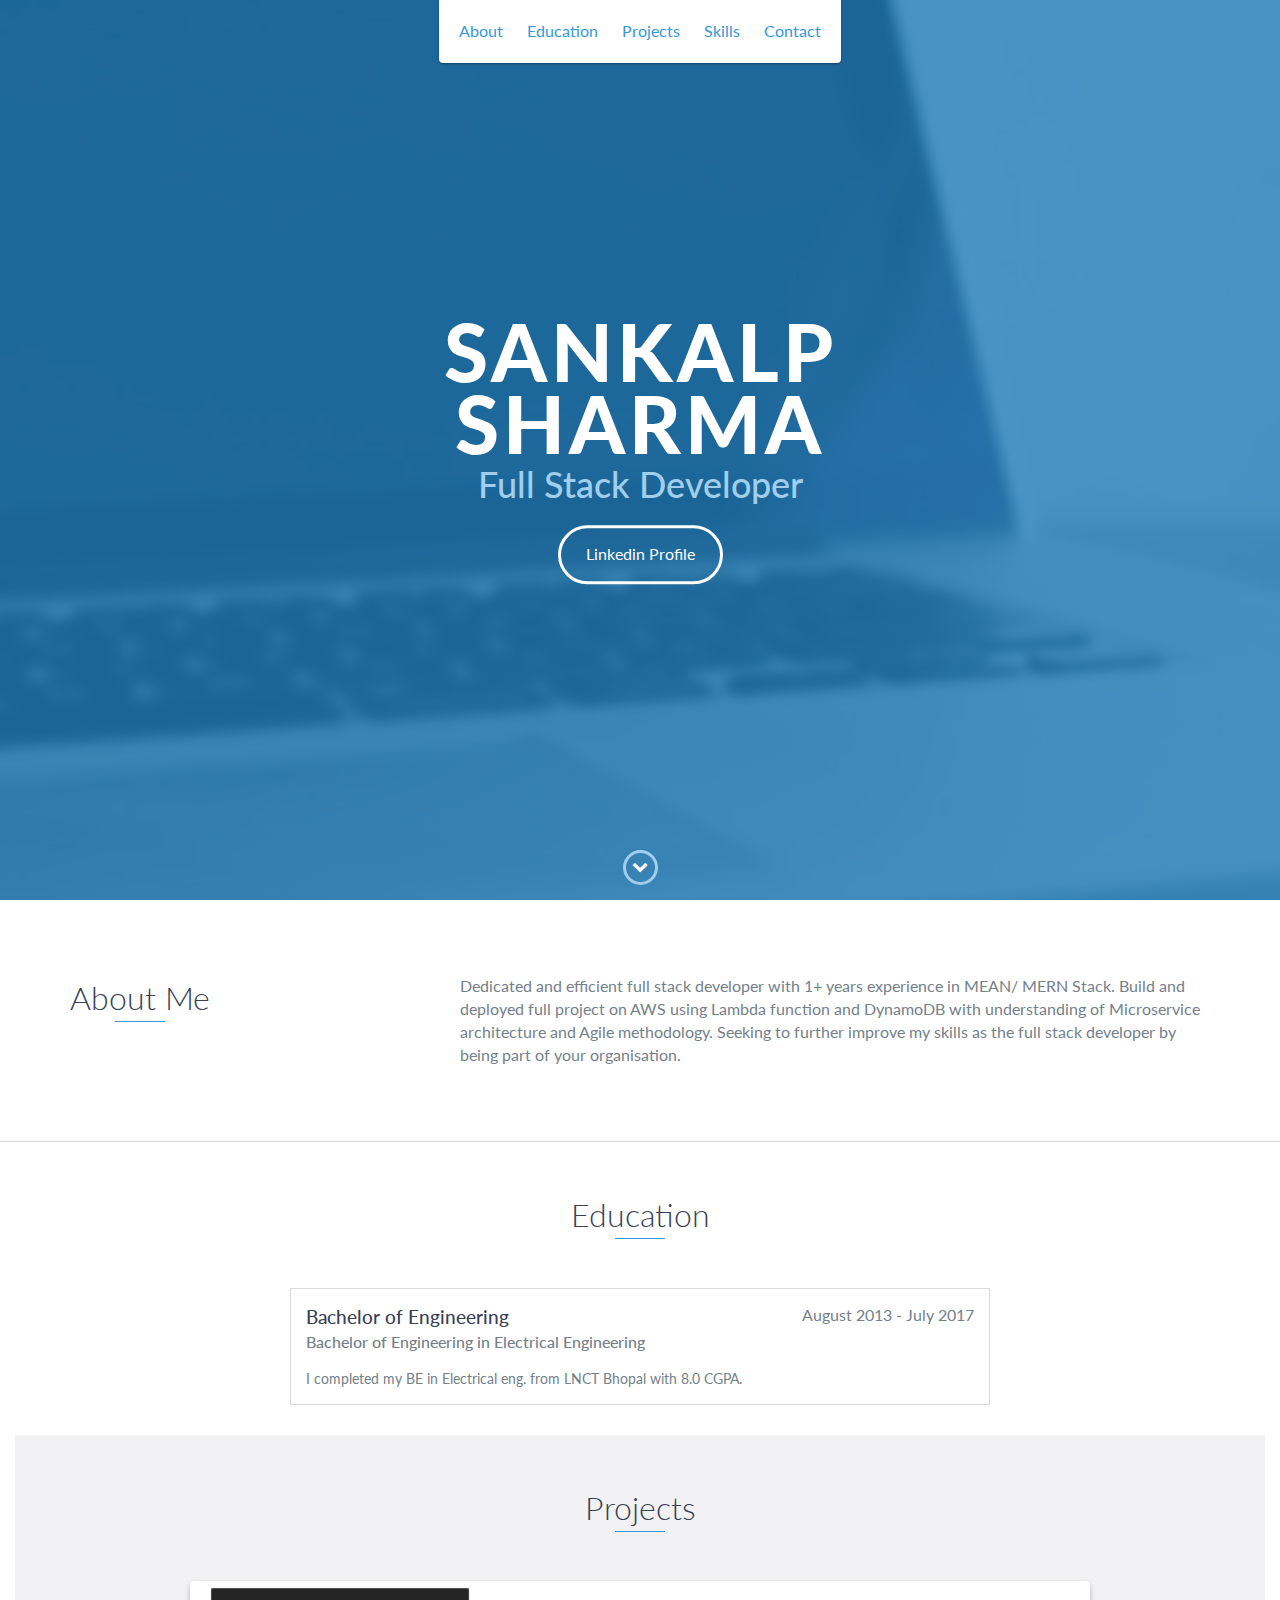
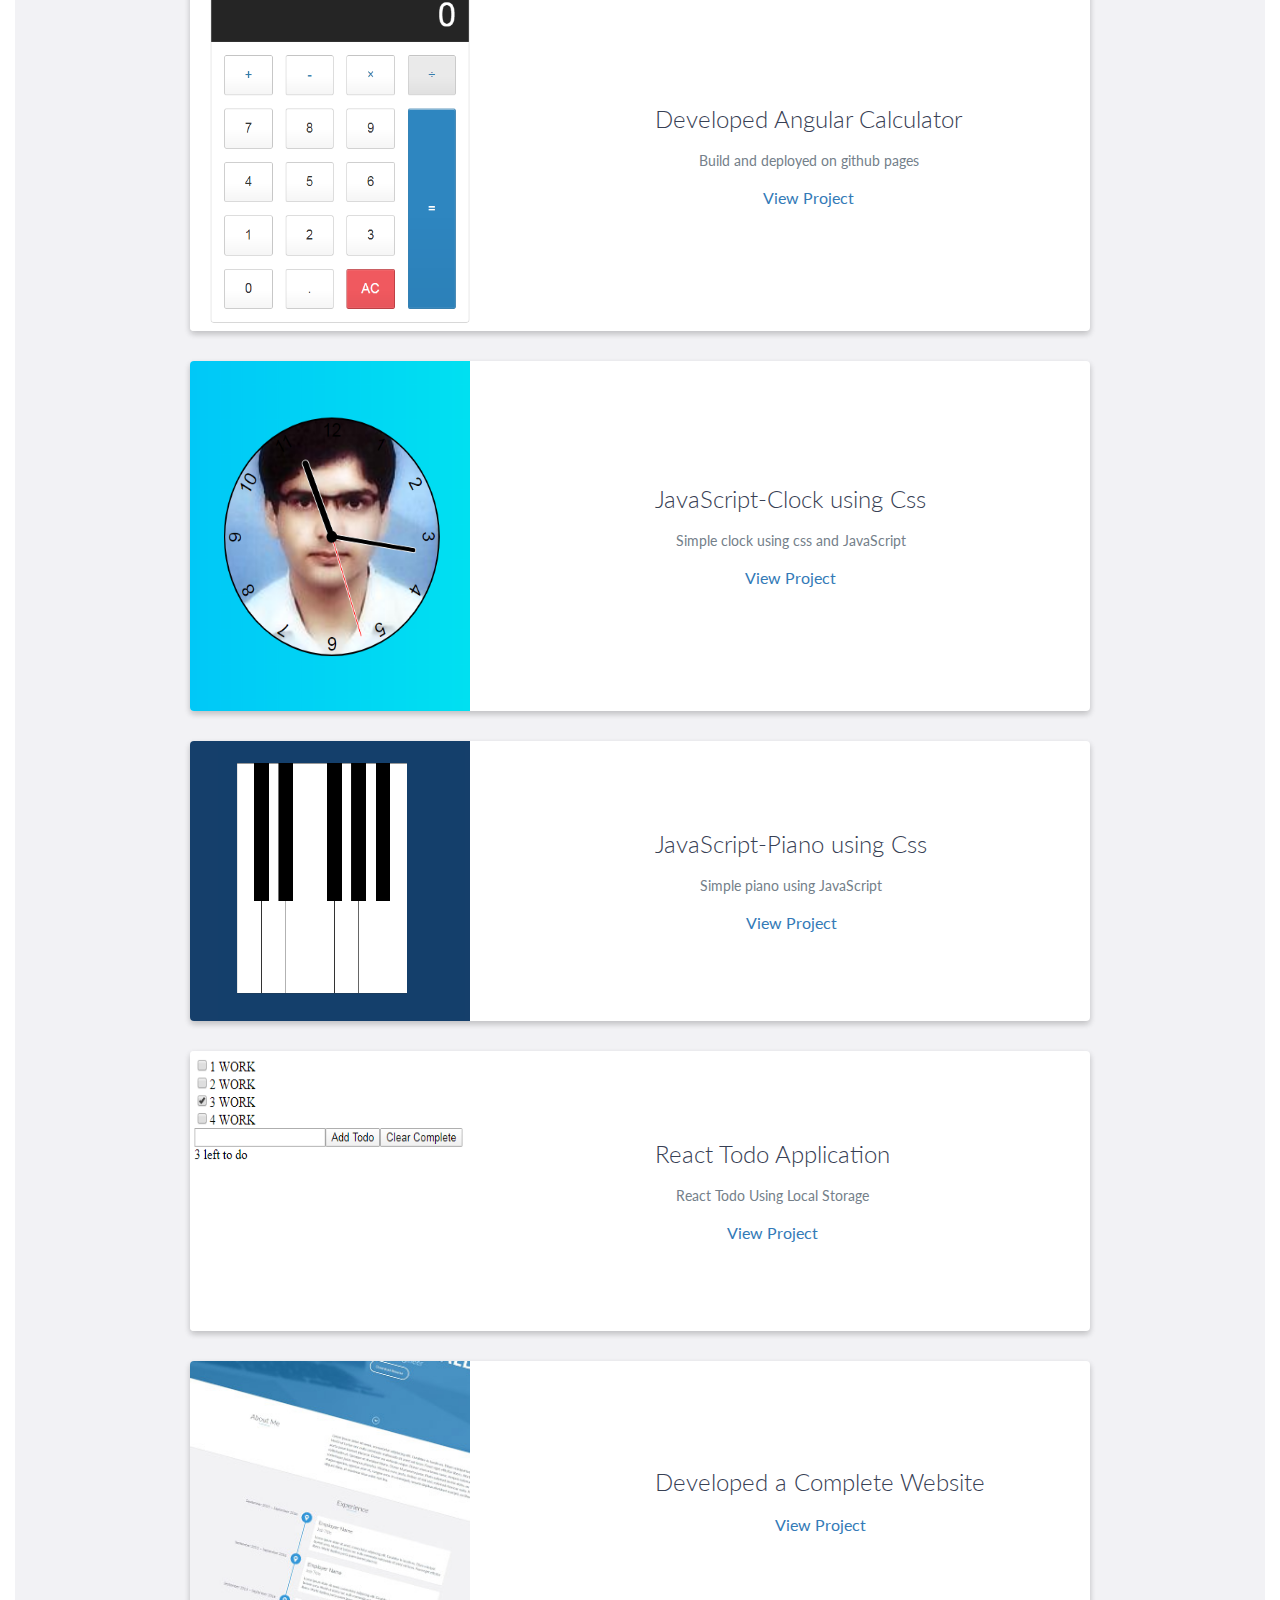
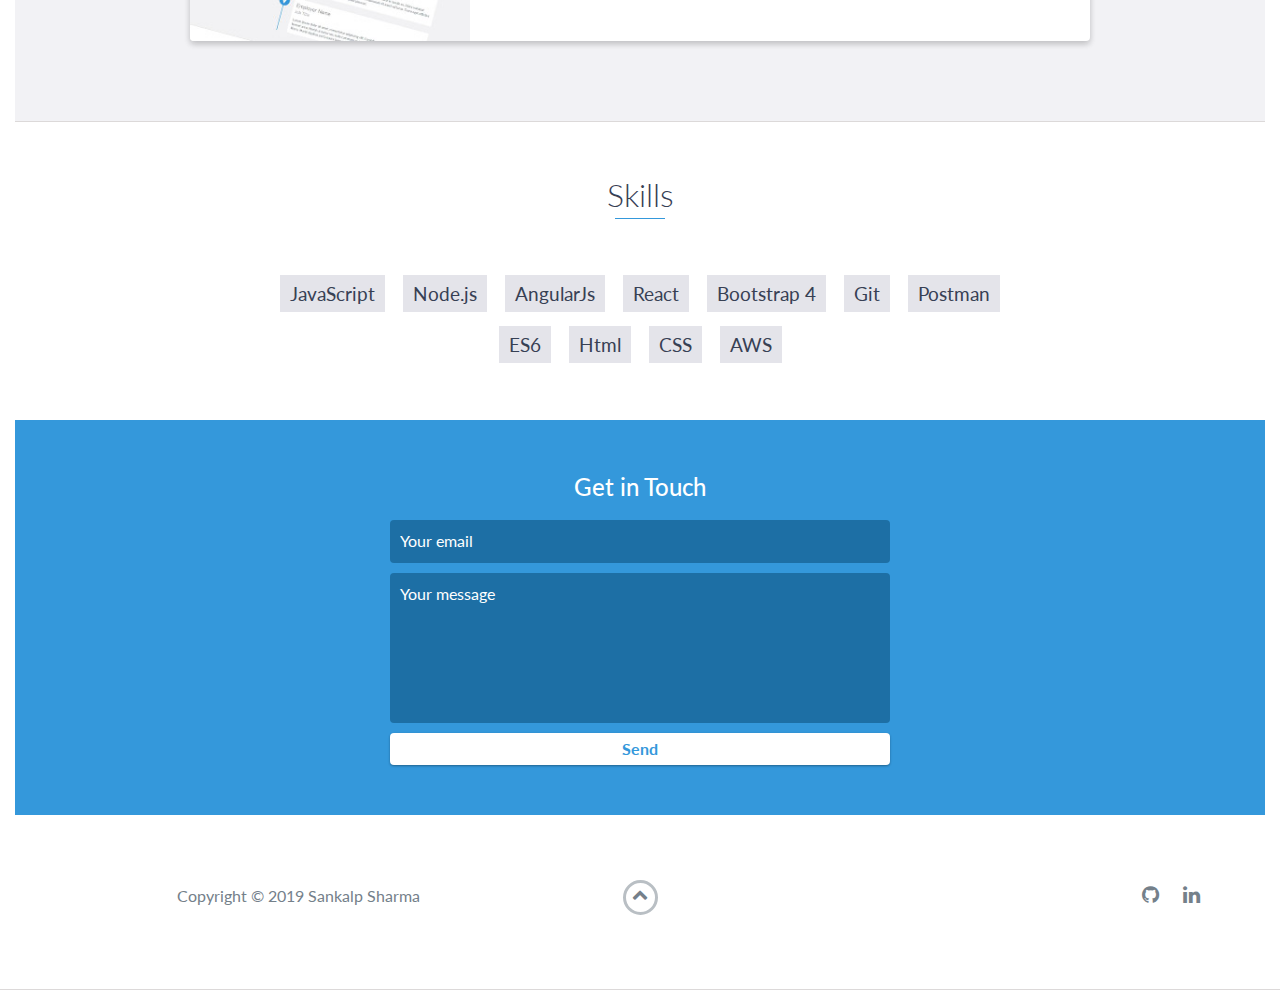
<file: index.html>
<!DOCTYPE html>
<html class="no-js" lang="en">

<head>
    <meta charset="utf-8">
    <meta http-equiv="X-UA-Compatible" content="IE=edge">
    <meta name="viewport" content="width=device-width, initial-scale=1">
    <title>My Portfolio</title>
    <link rel="shortcut icon" href="favicon.ico" type="image/x-icon">
    <link rel="icon" href="favicon.ico" type="image/x-icon">
    <link href="https://fonts.googleapis.com/css?family=Lato:300,400,700,900" rel="stylesheet">
    <link rel="stylesheet" href="libs/font-awesome/css/font-awesome.min.css">
    <link href="css/bootstrap.min.css" rel="stylesheet">
    <link href="css/styles.css" rel="stylesheet">
</head>

<body>
    <div id="mobile-menu-open" class="shadow-large">
        <i class="fa fa-bars" aria-hidden="true"></i>
    </div>
    <!-- End #mobile-menu-toggle -->
    <header>
        <div id="mobile-menu-close">
            <span>Close</span> <i class="fa fa-times" aria-hidden="true"></i>
        </div>
        <ul id="menu" class="shadow">
            <li>
                <a href="#about">About</a>
            </li>

            <li>
                <a href="#education">Education</a>
            </li>
            <li>
                <a href="#projects">Projects</a>
            </li>
            <li>
                <a href="#skills">Skills</a>
            </li>
            <li>
                <a href="#contact">Contact</a>
            </li>
        </ul>
    </header>

    <div id="lead">
        <div id="lead-content">
            <h1>Sankalp Sharma</h1>
            <h2>Full Stack Developer</h2>
            <a href="https://www.linkedin.com/in/sankalp-developer" class="btn-rounded-white">Linkedin Profile</a>
        </div>
        <!-- End #lead-content -->


        <div id="lead-overlay"></div>

        <div id="lead-down">
            <span>
                <i class="fa fa-chevron-down" aria-hidden="true"></i>
            </span>
        </div>
        <!-- End #lead-down -->
    </div>
    <!-- End #lead -->

    <div id="about">
        <div class="container">
            <div class="row">
                <div class="col-md-4">
                    <h2 class="heading">About Me</h2>
                </div>
                <div class="col-md-8">
                    <p>
                        Dedicated and efficient full stack developer with 1+ years experience in MEAN/ MERN Stack. Build
                        and deployed full project on AWS using Lambda function and DynamoDB with understanding of
                        Microservice architecture and Agile methodology. Seeking to further improve my skills as the
                        full stack developer by being part of your organisation.
                </div>
            </div>
        </div>
    </div>
    <!-- End #about -->


    <div id="education">
        <h2 class="heading">Education</h2>
        <div class="education-block">
            <h3>Bachelor of Engineering</h3>
            <span class="education-date">August 2013 - July 2017</span>
            <h4>Bachelor of Engineering in Electrical Engineering</h4>
            <p>
                I completed my BE in Electrical eng. from LNCT Bhopal with 8.0 CGPA.
            </p>
        </div>
        <!-- End .education-block -->



        <div id="projects" class="background-alt">
            <h2 class="heading">Projects</h2>
            <div class="container">
                <div class="row">
                    <div class="project shadow-large">
                        <div class="project-image">
                            <img src="images/cal.png" style="width: 300px; height:350px;" />
                        </div>
                        <!-- End .project-image -->
                        <div class="project-info">
                            <h3>Developed Angular Calculator</h3>
                            <p>
                                Build and deployed on github pages
                            </p>

                            <a href="https://sankalp-007.github.io/angular-calculator/">View Project</a>
                        </div>
                        <!-- End .project-info -->
                    </div>
                    <!-- End .project -->
                    <div class="project shadow-large">
                        <div class="project-image">
                            <img src="images/clock.png" style="width: 280px; height:350px;" />
                        </div>
                        <!-- End .project-image -->
                        <div class="project-info">
                            <h3>JavaScript-Clock using Css</h3>
                            <p>
                                Simple clock using css and JavaScript
                            </p>
                            <a href="sankalp-clock/index.html">View Project</a>
                        </div>
                        <!-- End .project-info -->
                    </div>
                    <!-- End .project -->
                    <div class="project shadow-large">
                        <div class="project-image">
                            <img src="sankalp-piano/piano.png" style="width: 280px; height:280px;" />
                        </div>
                        <!-- End .project-image -->
                        <div class="project-info">
                            <h3>JavaScript-Piano using Css</h3>
                            <p>
                                Simple piano using JavaScript
                            </p>
                            <a href="sankalp-piano/index.html">View Project</a>
                        </div>
                        <!-- End .project-info -->

                    </div>

                    <div class="project shadow-large">
                        <div class="project-image">
                            <img src="images/REACT TODO.png" style="width: 280px; height:280px;" />
                        </div>
                        <!-- End .project-image -->
                        <div class=" project-info">
                            <h3>React Todo Application</h3>
                            <p>
                                React Todo Using Local Storage
                            </p>
                            <a href="https://sankalp-007.github.io/react-todo/">View Project</a>
                        </div>
                        <!-- End .project-info -->
                    </div>


                    <div class="project shadow-large">
                        <div class="project-image">
                            <img src="images/project.jpg" style="width: 280px; height:280px;" />
                        </div>
                        <!-- End .project-image -->
                        <div class=" project-info">
                            <h3>Developed a Complete Website</h3>

                            <a href="sankalp-site/index.html">View Project</a>
                        </div>
                        <!-- End .project-info -->
                    </div>
                    <!-- End .project -->
                </div>
            </div>
        </div>
        <!-- End #projects -->

        <div id="skills">
            <h2 class="heading">Skills</h2>
            <ul>
                <li>JavaScript</li>
                <li>Node.js</li>
                <li>AngularJs</li>
                <li>React</li>
                <li>Bootstrap 4</li>
                <li>Git</li>
                <li>Postman</li>
                <li>ES6</li>
                <li>Html</li>
                <li>CSS</li>
                <li>AWS</li>

            </ul>
        </div>
        <!-- End #skills -->

        <div id="contact">
            <h2>Get in Touch</h2>
            <div id="contact-form">
                <form method="POST" action="https://formspree.io/xbjlgnzz">
                    <input type="hidden" name="_subject" value="Contact request from personal website" />
                    <input type="email" name="_replyto" placeholder="Your email" required>
                    <textarea name="message" placeholder="Your message" required></textarea>
                    <button type="submit">Send</button>
                </form>
            </div>
            <!-- End #contact-form -->
        </div>
        <!-- End #contact -->

        <footer>
            <div class="container">
                <div class="row">
                    <div class="col-sm-5 copyright">
                        <p>
                            Copyright &copy; 2019 Sankalp Sharma
                        </p>
                    </div>
                    <div class="col-sm-2 top">
                        <span id="to-top">
                            <i class="fa fa-chevron-up" aria-hidden="true"></i>
                        </span>
                    </div>
                    <div class="col-sm-5 social">
                        <ul>
                            <li>
                                <a href="https://github.com/sankalp-007" target="_blank"><i class="fa fa-github"
                                        aria-hidden="true"></i></a>
                            </li>

                            <li>
                                <a href="https://www.linkedin.com/in/sankalp-developer" target="_blank"><i
                                        class="fa fa-linkedin" aria-hidden="true"></i></a>
                            </li>

                        </ul>
                    </div>
                </div>
            </div>
        </footer>
        <!-- End footer -->

        <script src="https://ajax.googleapis.com/ajax/libs/jquery/1.12.4/jquery.min.js"></script>
        <script src="js/scripts.min.js"></script>
</body>

</html>
</file>
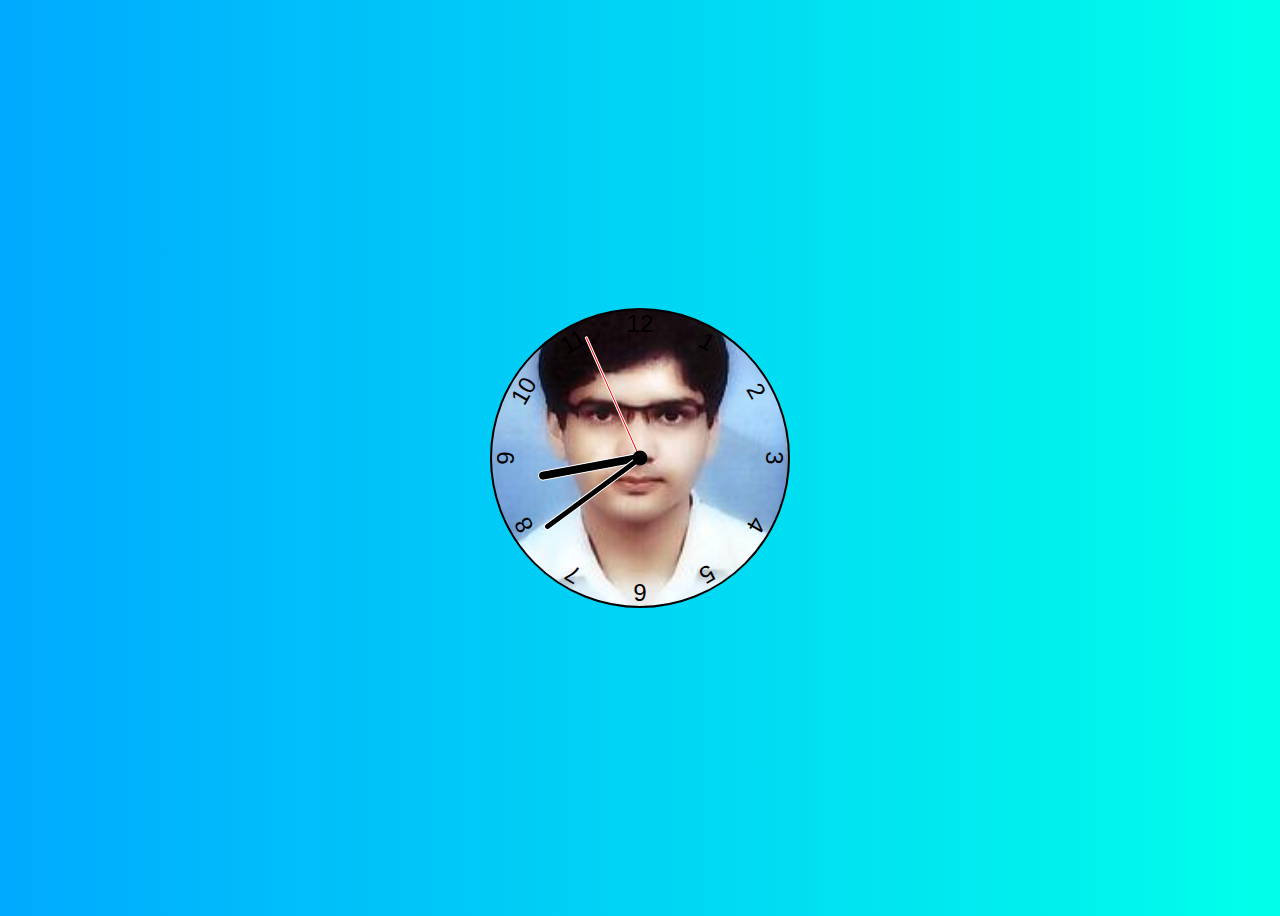
<file: sankalp-clock/index.html>
<!DOCTYPE html>
<html lang="en">

<head>
  <meta charset="UTF-8">
  <meta name="viewport" content="width=device-width, initial-scale=1.0">
  <meta http-equiv="X-UA-Compatible" content="ie=edge">
  <link href="styles.css" rel="stylesheet">
  <script defer src="script.js"></script>
  <title>Clock</title>
</head>

<body>
  <div class="clock">

    <div class="hand hour" data-hour-hand></div>
    <div class="hand minute" data-minute-hand></div>
    <div class="hand second" data-second-hand></div>
    <div class="number number1">1</div>
    <div class="number number2">2</div>
    <div class="number number3">3</div>
    <div class="number number4">4</div>
    <div class="number number5">5</div>
    <div class="number number6">6</div>
    <div class="number number7">7</div>
    <div class="number number8">8</div>
    <div class="number number9">9</div>
    <div class="number number10">10</div>
    <div class="number number11">11</div>
    <div class="number number12">12</div>
  </div>
</body>

</html>
</file>
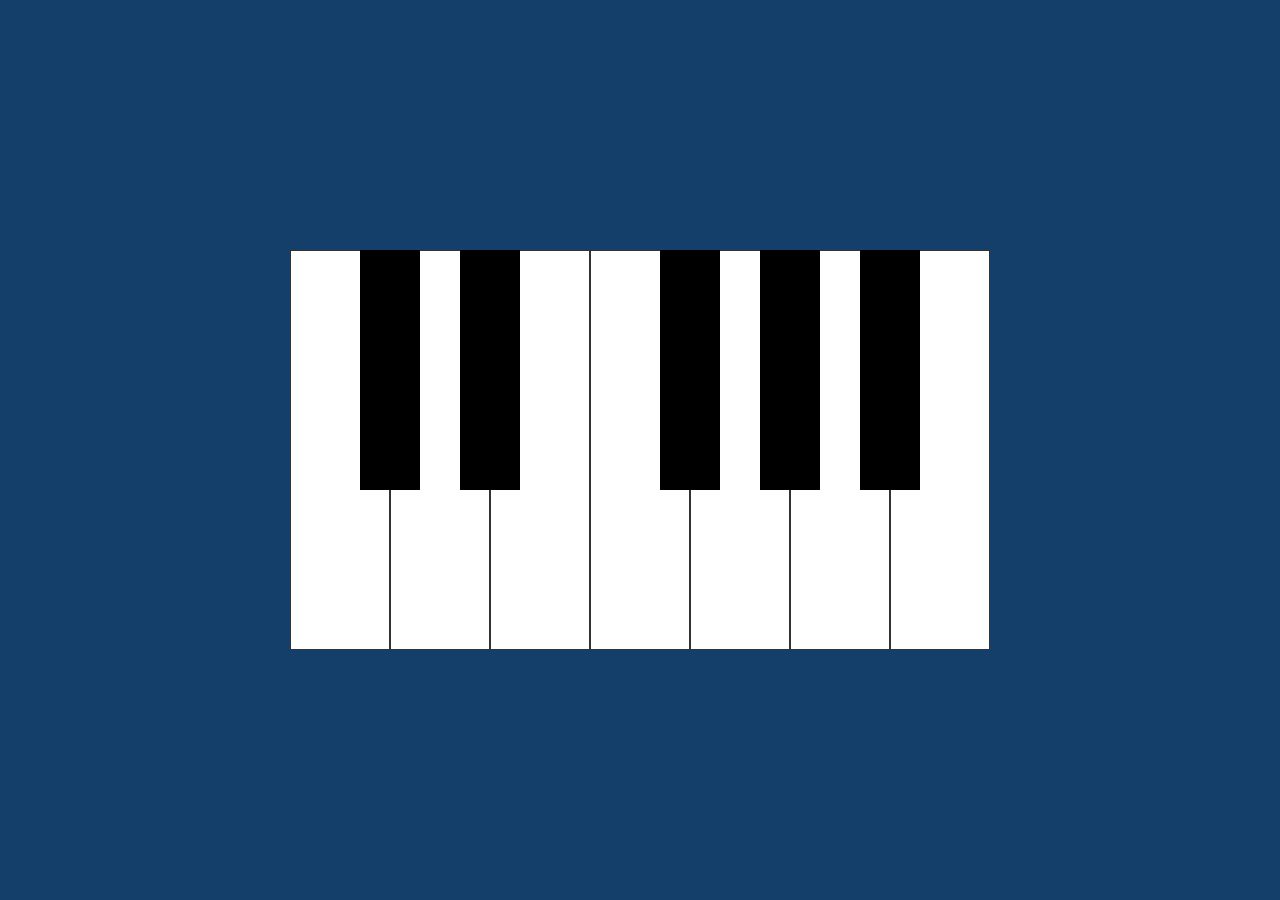
<file: sankalp-piano/index.html>
<!DOCTYPE html>
<html lang="en">
<head>
  <meta charset="UTF-8">
  <meta name="viewport" content="width=device-width, initial-scale=1.0">
  <meta http-equiv="X-UA-Compatible" content="ie=edge">
  <link rel="stylesheet" href="styles.css">
  <script src="script.js" defer></script>
  <title>Piano</title>
</head>
<body>
  <div class="piano">
    <div data-note="C" class="key white"></div>
    <div data-note="Db" class="key black"></div>
    <div data-note="D" class="key white"></div>
    <div data-note="Eb" class="key black"></div>
    <div data-note="E" class="key white"></div>
    <div data-note="F" class="key white"></div>
    <div data-note="Gb" class="key black"></div>
    <div data-note="G" class="key white"></div>
    <div data-note="Ab" class="key black"></div>
    <div data-note="A" class="key white"></div>
    <div data-note="Bb" class="key black"></div>
    <div data-note="B" class="key white"></div>
  </div>

  <audio id="C" src="notes/C.mp3"></audio>
  <audio id="Db" src="notes/Db.mp3"></audio>
  <audio id="D" src="notes/D.mp3"></audio>
  <audio id="Eb" src="notes/Eb.mp3"></audio>
  <audio id="E" src="notes/E.mp3"></audio>
  <audio id="F" src="notes/F.mp3"></audio>
  <audio id="Gb" src="notes/Gb.mp3"></audio>
  <audio id="G" src="notes/G.mp3"></audio>
  <audio id="Ab" src="notes/Ab.mp3"></audio>
  <audio id="A" src="notes/A.mp3"></audio>
  <audio id="Bb" src="notes/Bb.mp3"></audio>
  <audio id="B" src="notes/B.mp3"></audio>
</body>
</html>
</file>
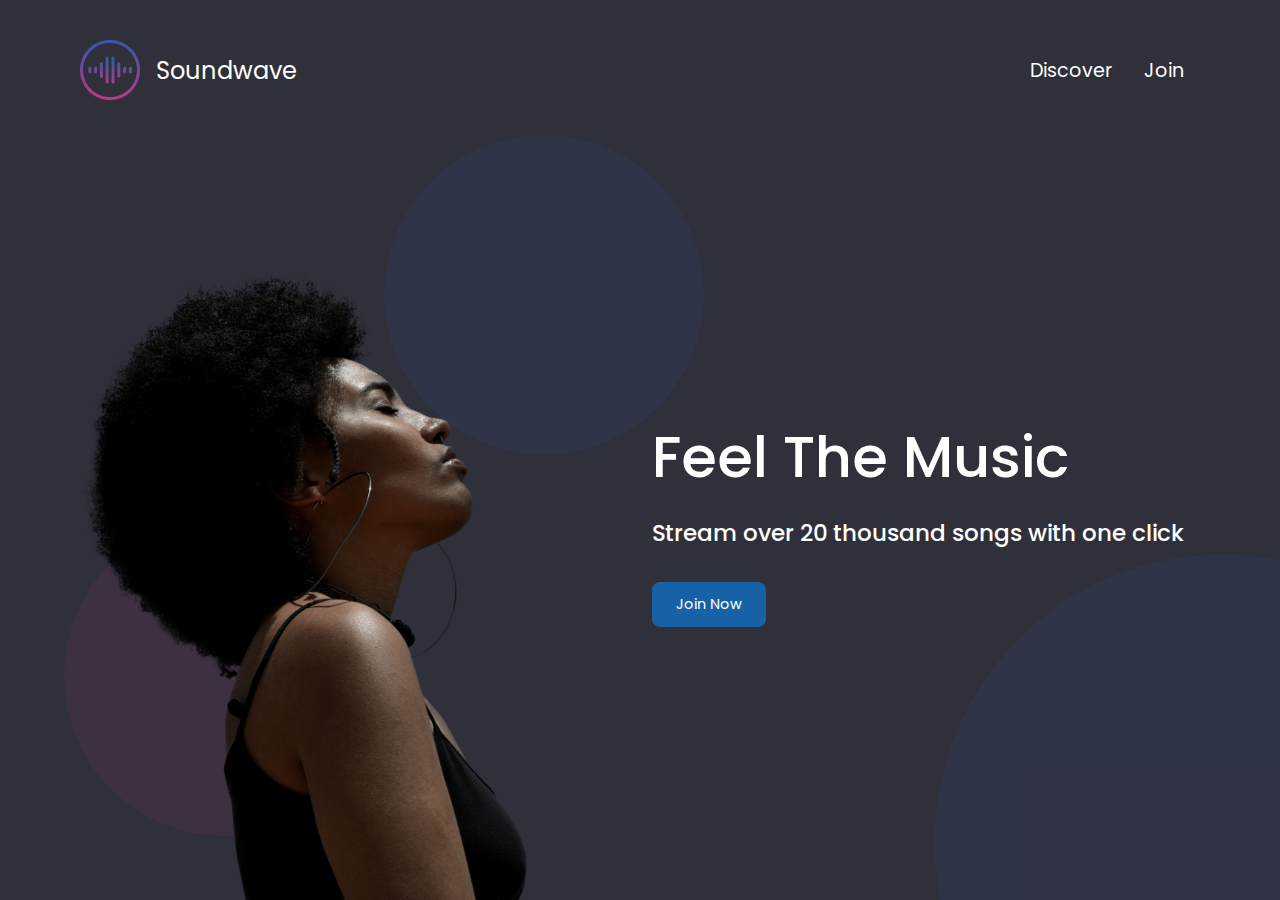
<file: sankalp-site/index.html>
<!DOCTYPE html>
<html lang="en">
<head>
  <meta charset="UTF-8">
  <meta name="viewport" content="width=device-width, initial-scale=1.0">
  <meta http-equiv="X-UA-Compatible" content="ie=edge">
  <link href="styles.css" rel="stylesheet">
  <link href="index.css" rel="stylesheet">
  <title>Soundwave</title>
</head>
<body class="container full-height-grow">
  <header class="main-header">
    <a href="/" class="brand-logo">
      <img src="images/logo.png">
      <div class="brand-logo-name">Soundwave</div>
    </a>
    <nav class="main-nav">
      <ul>
        <li><a href="discover.html">Discover</a></li>
        <li><a href="join.html">Join</a></li>
      </ul>
    </nav>
  </header>
  <section class="home-main-section">
    <div class="img-wrapper">
      <div class="lady-image"></div>
    </div>
    <div class="call-to-action">
      <h1 class="title">Feel The Music</h1>
      <span class="subtitle">Stream over 20 thousand songs with one click</span>
      <a href="join.html" class="btn">Join Now</a>
    </div>
  </section>
  <div class="home-page-circle-1"></div>
  <div class="home-page-circle-2"></div>
  <div class="home-page-circle-3"></div>
</body>
</html>
</file>
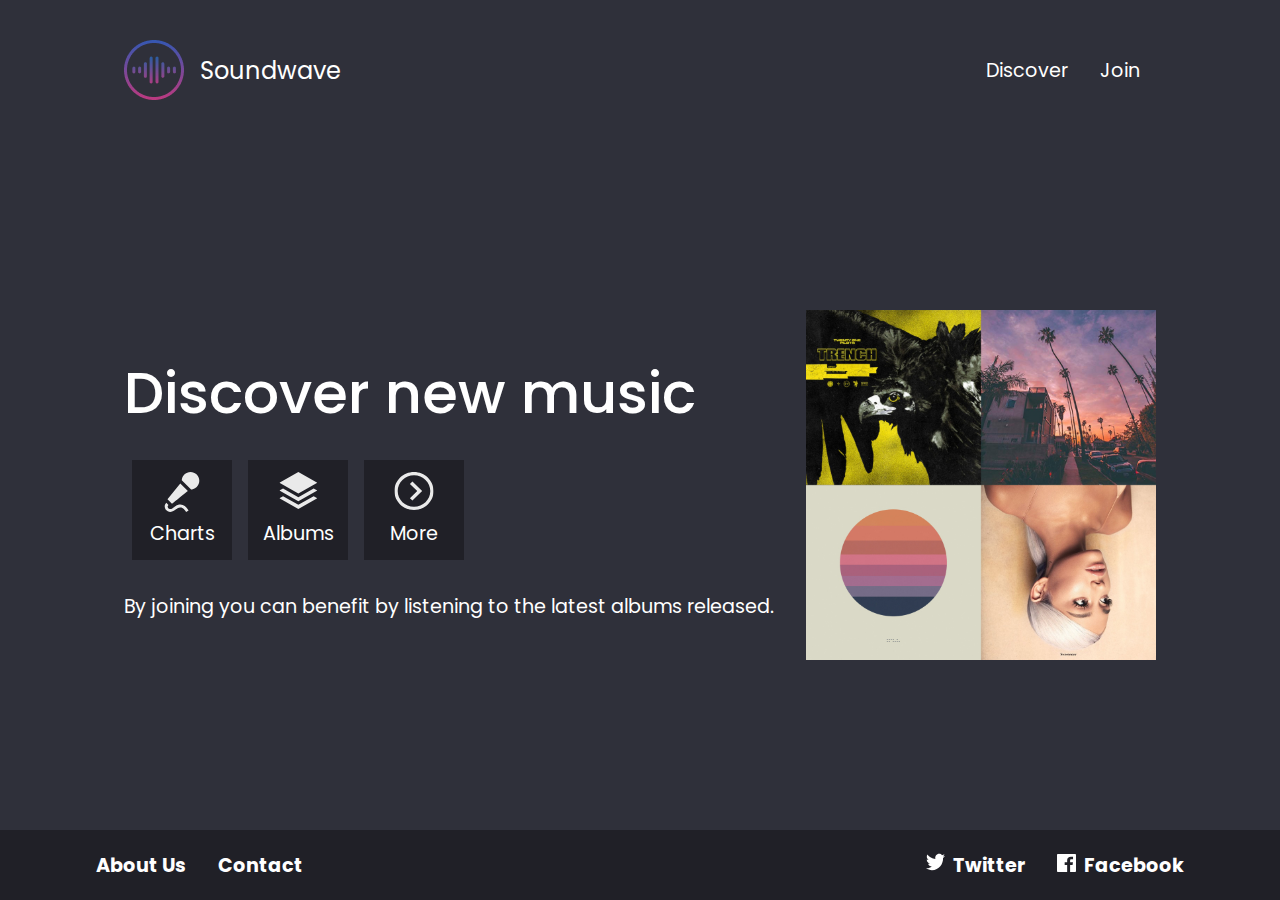
<file: sankalp-site/discover.html>
<!DOCTYPE html>
<html lang="en">
<head>
  <meta charset="UTF-8">
  <meta name="viewport" content="width=device-width, initial-scale=1.0">
  <meta http-equiv="X-UA-Compatible" content="ie=edge">
  <link href="styles.css" rel="stylesheet">
  <link href="discover.css" rel="stylesheet">
  <title>Soundwave - Discover</title>
</head>
<body class="full-height-grow">
  <div class="container full-height-grow">
    <header class="main-header">
      <a href="/" class="brand-logo">
        <img src="images/logo.png">
        <div class="brand-logo-name">Soundwave</div>
      </a>
      <nav class="main-nav">
        <ul>
          <li><a href="discover.html">Discover</a></li>
          <li><a href="join.html">Join</a></li>
        </ul>
      </nav>
    </header>
    <section class="discover-main-section">
      <div class="call-to-action">
        <h1 class="title">Discover new music</h1>
        <div class="icon-section">
          <div class="icon">
            <img src="images/microphone.svg">
            Charts
          </div>
          <div class="icon">
            <img src="images/albums.svg">
            Albums
          </div>
          <div class="icon">
            <img src="images/more.svg">
            More
          </div>
        </div>
        By joining you can benefit by listening to the latest albums released.
      </div>
      <img class="covers-image" src="images/covers.jpg">
    </section>
  </div>

  <footer class="main-footer">
    <div class="container">
      <nav class="footer-nav">
        <ul>
          <li><a href="#">About Us</a></li>
          <li><a href="#">Contact</a></li>
        </ul>
      </nav>
      <nav class="footer-nav">
        <ul>
          <li>
            <a href="#" class="social-link">
              <img src="images/twitter.svg">
              Twitter
            </a>
          </li>
          <li>
            <a href="#" class="social-link">
              <img src="images/facebook.svg">
              Facebook
            </a>
          </li>
        </ul>
      </nav>
    </div>
  </footer>
</body>
</html>
</file>
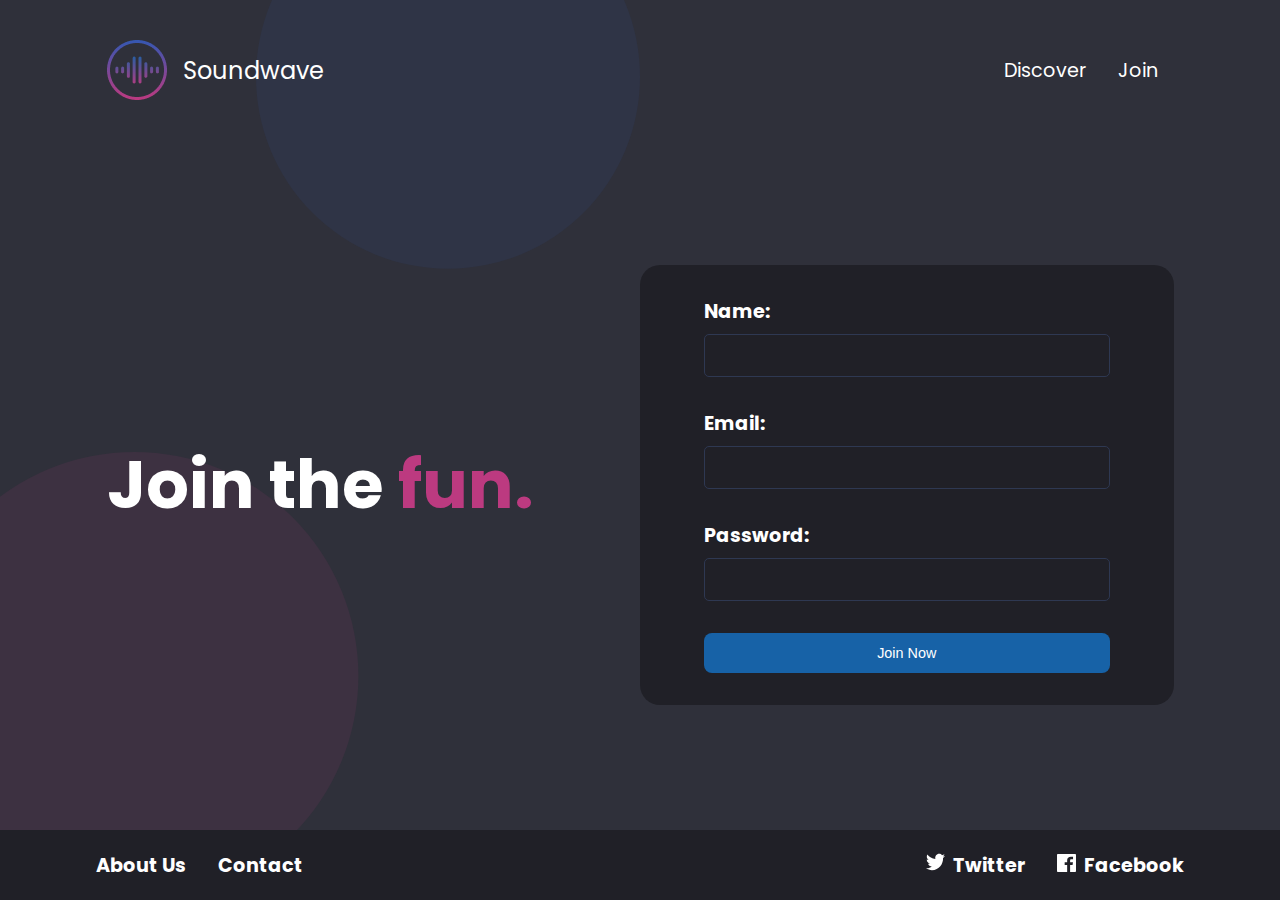
<file: sankalp-site/join.html>
<!DOCTYPE html>
<html lang="en">
<head>
  <meta charset="UTF-8">
  <meta name="viewport" content="width=device-width, initial-scale=1.0">
  <meta http-equiv="X-UA-Compatible" content="ie=edge">
  <link href="styles.css" rel="stylesheet">
  <link href="join.css" rel="stylesheet">
  <title>Soundwave - Join</title>
</head>
<body class="full-height-grow">
  <div class="container full-height-grow">
    <header class="main-header">
      <a href="/" class="brand-logo">
        <img src="images/logo.png">
        <div class="brand-logo-name">Soundwave</div>
      </a>
      <nav class="main-nav">
        <ul>
          <li><a href="discover.html">Discover</a></li>
          <li><a href="join.html">Join</a></li>
        </ul>
      </nav>
    </header>
    <section class="join-main-section">
      <h1 class="join-text">
        Join the
        <span class="accent-text">fun.</span>
      </h1>
      <form class="join-form">
        <div class="input-group">
          <label>Name:</label>
          <input type="text">
        </div>
        <div class="input-group">
          <label>Email:</label>
          <input type="email">
        </div>
        <div class="input-group">
          <label>Password:</label>
          <input type="password">
        </div>
        <div class="input-group">
          <button type="submit" class="btn">Join Now</button>
        </div>
      </form>
    </section>
  </div>

  <div class="join-page-circle-1"></div>
  <div class="join-page-circle-2"></div>

  <footer class="main-footer">
    <div class="container">
      <nav class="footer-nav">
        <ul>
          <li><a href="#">About Us</a></li>
          <li><a href="#">Contact</a></li>
        </ul>
      </nav>
      <nav class="footer-nav">
        <ul>
          <li>
            <a href="#" class="social-link">
              <img src="images/twitter.svg">
              Twitter
            </a>
          </li>
          <li>
            <a href="#" class="social-link">
              <img src="images/facebook.svg">
              Facebook
            </a>
          </li>
        </ul>
      </nav>
    </div>
  </footer>
</body>
</html>
</file>
<file: css/styles.css>
/*!
    Title: Dev Portfolio Template
    Version: 1.2.1
    Last Change: 08/28/2017
    Author: Ryan Fitzgerald
    Repo: https://github.com/RyanFitzgerald/devportfolio-template
    Issues: https://github.com/RyanFitzgerald/devportfolio-template/issues

    Description: This file contains all the styles associated with the page
    that don't come from third party libraries. This file gets compiled using
    Gulp and send to the /css folder which is then loaded on the page.
*/
body {
    font-family: 'Lato', sans-serif;
    font-size: 16px
}

body.active {
    overflow: hidden;
    z-index: -1
}

.no-js #experience-timeline>div {
    background: #fff;
    padding: 10px;
    margin-bottom: 10px;
    border: 1px solid #dcd9d9
}

.no-js #experience-timeline>div h3 {
    font-size: 1.5em;
    font-weight: 300;
    color: #374054;
    display: inline-block;
    margin: 0
}

.no-js #experience-timeline>div h4 {
    font-size: 1.2em;
    font-weight: 300;
    color: #7e8890;
    margin: 0 0 15px 0
}

.no-js #experience-timeline>div p {
    color: #74808a;
    font-size: 0.9em;
    margin: 0
}

.no-js #experience-timeline:before,
.no-js #experience-timeline:after {
    content: none
}

@keyframes dropHeader {
    0% {
        transform: translateY(-100%)
    }

    100% {
        transform: translateY(0)
    }
}

header {
    position: absolute;
    top: 0;
    left: 0;
    right: 0;
    text-align: center;
    z-index: 10;
    animation-name: dropHeader;
    animation-iteration-count: 1;
    animation-timing-function: ease;
    animation-duration: 0.75s
}

header ul {
    display: inline-block;
    background: #fff;
    text-align: center;
    padding: 10px;
    margin: 0;
    border-bottom-right-radius: 4px;
    border-bottom-left-radius: 4px
}

header li {
    display: inline-block
}

header a {
    display: block;
    color: #3498db;
    padding: 10px
}

header a:hover {
    color: #217dbb;
    text-decoration: none;
    background: #eee;
    border-radius: 4px
}

header a:focus {
    color: #3498db;
    text-decoration: none
}

header.active {
    display: block
}

header.sticky {
    position: fixed;
    z-index: 999
}

#menu.active {
    display: block
}

#mobile-menu-open {
    display: none;
    cursor: pointer;
    position: fixed;
    right: 15px;
    top: 10px;
    color: #3498db;
    font-size: 1.5em;
    z-index: 20;
    padding: 0 7px;
    border-radius: 4px;
    background: #fff
}

#mobile-menu-close {
    display: none;
    text-align: right;
    width: 100%;
    background: #fff;
    font-size: 1.5em;
    padding-right: 15px;
    padding-top: 10px;
    cursor: pointer;
    color: #3498db
}

#mobile-menu-close span {
    font-size: 0.5em;
    text-transform: uppercase
}

#mobile-menu-close i {
    vertical-align: middle
}

footer {
    padding: 50px 0
}

.copyright {
    padding-top: 20px
}

.copyright p {
    margin: 0;
    color: #74808a
}

.top {
    text-align: center
}

.top span {
    cursor: pointer;
    display: block;
    margin: 15px auto 0 auto;
    width: 35px;
    height: 35px;
    border-radius: 50%;
    border: 3px solid #b9bfc4;
    text-align: center
}

.top i {
    color: #74808a
}

.social {
    text-align: right
}

.social ul {
    margin: 5px 0 0 0;
    padding: 0
}

.social li {
    display: inline-block;
    font-size: 1.25em;
    list-style: none
}

.social a {
    display: block;
    color: #74808a;
    padding: 10px
}

.social a:hover {
    color: #3498db
}

.btn-rounded-white {
    display: inline-block;
    color: #fff;
    padding: 15px 25px;
    border: 3px solid #fff;
    border-radius: 30px;
    transition: .5s ease all
}

.btn-rounded-white:hover {
    color: #3498db;
    background: #fff;
    text-decoration: none
}

.shadow {
    box-shadow: 0 1px 3px rgba(0, 0, 0, 0.12), 0 1px 2px rgba(0, 0, 0, 0.24)
}

.shadow-large {
    box-shadow: 0 3px 6px rgba(0, 0, 0, 0.08), 0 3px 6px rgba(0, 0, 0, 0.15)
}

.heading {
    position: relative;
    display: inline-block;
    font-size: 2em;
    font-weight: 300;
    margin: 0 0 30px 0
}

.heading:after {
    position: absolute;
    content: '';
    top: 100%;
    height: 1px;
    width: 50px;
    left: 0;
    right: 0;
    margin: 0 auto;
    background: #3498db
}

.background-alt {

    background: #f2f2f5
}

#lead {
    position: relative;
    height: 100vh;
    min-height: 500px;
    max-height: 1080px;
    background: url(../images/lead-bg.jpg);
    background-size: cover;
    padding: 15px;
    overflow: hidden
}

#lead-content {
    position: absolute;
    z-index: 10;
    top: 50%;
    left: 50%;
    transform: translate(-50%, -50%);
    text-align: center
}

#lead-content h1,
#lead-content h2 {
    margin: 0
}

#lead-content h1 {
    color: #fff;
    font-weight: 900;
    font-size: 5em;
    text-transform: uppercase;
    letter-spacing: 0.05em;
    line-height: 0.9em
}

#lead-content h2 {
    color: #a0cfee;
    font-weight: 500;
    font-size: 2.25em;
    margin-bottom: 15px
}

#lead-overlay {
    position: absolute;
    height: 100%;
    width: 100%;
    top: 0;
    right: 0;
    bottom: 0;
    left: 0;
    background: rgba(33, 125, 187, 0.8);
    z-index: 1
}

#lead-down {
    position: absolute;
    left: 0;
    right: 0;
    width: 100%;
    text-align: center;
    z-index: 10;
    bottom: 15px;
    color: #fff
}

#lead-down span {
    cursor: pointer;
    display: block;
    margin: 0 auto;
    width: 35px;
    height: 35px;
    border-radius: 50%;
    border: 3px solid #a0cfee;
    text-align: center
}

#lead-down i {
    animation: pulsate 1.5s ease;
    animation-iteration-count: infinite;
    padding-top: 5px
}

@keyframes pulsate {
    0% {
        transform: scale(1, 1)
    }

    50% {
        transform: scale(1.2, 1.2)
    }

    100% {
        transform: scale(1, 1)
    }
}

#about {
    padding: 75px 15px;
    border-bottom: 1px solid #dcd9d9
}

#about h2 {
    color: #374054
}

#about p {
    color: #74808a;
    margin: 0
}

#experience {
    padding: 50px 15px;
    text-align: center;
    border-bottom: 1px solid #dcd9d9
}

#experience h2 {
    color: #374054
}

#experience-timeline {
    margin: 30px auto 0 auto;
    position: relative;
    max-width: 1000px
}

#experience-timeline:before {
    position: absolute;
    content: '';
    top: 0;
    bottom: 0;
    left: 303px;
    right: auto;
    height: 100%;
    width: 3px;
    background: #3498db;
    z-index: 0
}

#experience-timeline:after {
    position: absolute;
    content: '';
    width: 3px;
    height: 40px;
    background: #3498db;
    background: linear-gradient(to bottom, #3498db, rgba(52, 152, 219, 0));
    top: 100%;
    left: 303px
}

.vtimeline-content {
    margin-left: 350px;
    background: #fff;
    border: 1px solid #e6e6e6;
    padding: 15px;
    border-radius: 3px;
    text-align: left
}

.vtimeline-content h3 {
    font-size: 1.5em;
    font-weight: 300;
    color: #374054;
    display: inline-block;
    margin: 0
}

.vtimeline-content h4 {
    font-size: 1.2em;
    font-weight: 300;
    color: #7e8890;
    margin: 0 0 15px 0
}

.vtimeline-content p {
    color: #74808a;
    font-size: 0.9em;
    margin: 0
}

.vtimeline-point {
    position: relative;
    display: block;
    vertical-align: top;
    margin-bottom: 30px
}

.vtimeline-icon {
    position: relative;
    color: #fff;
    width: 50px;
    height: 50px;
    background: #3498db;
    border-radius: 50%;
    float: left;
    z-index: 99;
    margin-left: 280px
}

.vtimeline-icon i {
    display: block;
    font-size: 2em;
    margin-top: 10px
}

.vtimeline-date {
    width: 260px;
    text-align: right;
    position: absolute;
    left: 0;
    top: 10px;
    font-weight: 300;
    color: #374054
}

#education {
    padding: 50px 15px 20px 15px;
    border-bottom: 1px solid #dcd9d9;
    text-align: center
}

#education h2 {
    color: #374054;
    margin-bottom: 50px
}

.education-block {
    max-width: 700px;
    margin: 0 auto 30px auto;
    padding: 15px;
    border: 1px solid #dcd9d9;
    text-align: left
}

.education-block h3 {
    font-weight: 500;
    float: left;
    margin: 0;
    color: #374054
}

.education-block span {
    color: #74808a;
    float: right
}

.education-block h4 {
    color: #74808a;
    clear: both;
    font-weight: 500;
    margin: 0 0 15px 0
}

.education-block p,
.education-block ul {
    margin: 0;
    color: #74808a;
    font-size: 0.9em
}

.education-block ul {
    padding: 0 0 0 15px
}

#projects {
    padding: 50px 15px;
    border-bottom: 1px solid #dcd9d9;
    text-align: center
}

#projects h2 {
    color: #374054;
    margin-bottom: 50px
}

.project {
    position: relative;
    max-width: 900px;
    margin: 0 auto 30px auto;
    overflow: hidden;
    background: #fff;
    border-radius: 4px
}

.project-image {
    float: left
}

.project-info {
    position: absolute;

    top: 50%;
    transform: translateY(-50%);
    margin-left: 450px;

    padding: 15px
}

.project-info h3 {
    font-size: 1.5em;
    font-weight: 300;
    color: #374054;
    margin: 0 0 15px 0
}

.project-info p {
    color: #74808a;
    margin: 0 0 15px 0;
    font-size: 0.9em
}

.no-image .project-info {
    position: relative;
    margin: 0;
    padding: 30px 15px;
    transform: none
}

#more-projects {
    display: none
}

#skills {
    padding: 50px 15px;
    text-align: center
}

#skills h2 {
    color: #374054;
    margin-bottom: 50px
}

#skills ul {
    display: block;
    margin: 0 auto;
    padding: 0;
    max-width: 800px
}

#skills li {
    display: inline-block;
    margin: 7px;
    padding: 5px 10px;
    color: #374054;
    background: #e4e4ea;
    list-style: none;
    cursor: default;
    font-size: 1.2em
}

#contact {
    padding: 50px 15px;
    background: #3498db;
    text-align: center
}

#contact h2 {
    margin: 0 0 15px 0;
    color: #fff;
    font-weight: 500
}

#contact-form {
    max-width: 500px;
    margin: 0 auto
}

#contact-form input,
#contact-form textarea {
    display: block;
    width: 100%;
    padding: 10px;
    border-radius: 4px;
    border: none;
    margin-bottom: 10px;
    background: #1d6fa5;
    color: #fff;
    transition: .5s ease all
}

#contact-form input::-webkit-input-placeholder,
#contact-form textarea::-webkit-input-placeholder {
    color: #fff
}

#contact-form input:-moz-placeholder,
#contact-form textarea:-moz-placeholder {
    color: #fff;
    opacity: 1
}

#contact-form input::-moz-placeholder,
#contact-form textarea::-moz-placeholder {
    color: #fff;
    opacity: 1
}

#contact-form input:-ms-input-placeholder,
#contact-form textarea:-ms-input-placeholder {
    color: #fff
}

#contact-form input:focus,
#contact-form textarea:focus {
    outline: none;
    background: #16527a
}

#contact-form textarea {
    height: 150px;
    resize: none
}

#contact-form button {
    display: block;
    width: 100%;
    background: #fff;
    border-radius: 4px;
    padding: 5px 10px;
    border: none;
    color: #3498db;
    font-weight: 700;
    box-shadow: 0 1px 3px rgba(0, 0, 0, 0.12), 0 1px 2px rgba(0, 0, 0, 0.24);
    transition: .5s ease all
}

#contact-form button:hover {
    box-shadow: 0 10px 20px rgba(0, 0, 0, 0.19), 0 6px 6px rgba(0, 0, 0, 0.23)
}

.optional-section {
    padding: 50px 15px;
    text-align: center;
    border-top: 1px solid #dcd9d9
}

.optional-section h2 {
    color: #374054
}

.optional-section-block {
    max-width: 700px;
    margin: 0 auto 30px auto;
    padding: 15px;
    border: 1px solid #dcd9d9;
    background: #fff;
    text-align: left
}

.optional-section-block h3 {
    font-weight: 500;
    margin: 0 0 15px 0;
    color: #374054
}

.optional-section-block h4 {
    color: #74808a;
    clear: both;
    font-weight: 500;
    margin: 0 0 15px 0
}

.optional-section-block p,
.optional-section-block ul {
    margin: 0 0 15px 0;
    color: #74808a;
    font-size: 0.9em
}

.optional-section-block ul {
    padding: 0 0 0 15px
}

@media only screen and (max-width: 750px) {

    #experience-timeline:before,
    #experience-timeline:after {
        left: 23px
    }

    .vtimeline-date {
        width: auto;
        text-align: left;
        position: relative;
        margin-bottom: 15px;
        display: block;
        margin-left: 70px
    }

    .vtimeline-icon {
        margin-left: 0
    }

    .vtimeline-content {
        margin-left: 70px
    }
}

@media only screen and (max-width: 992px) {
    #lead {
        height: auto;
        min-height: auto;
        max-height: auto;
        padding: 100px 15px
    }

    #lead-content {
        position: relative;
        transform: none;
        left: auto;
        top: auto
    }

    #lead-content h1 {
        font-size: 3em
    }

    #lead-content h2 {
        font-size: 1.75em
    }

    #about {
        text-align: center
    }

    #about p {
        text-align: left
    }
}

@media only screen and (max-width: 768px) {
    header {
        position: fixed;
        display: none;
        z-index: 999;
        animation: none;
        bottom: 0;
        height: 100%
    }

    #mobile-menu-open,
    #mobile-menu-close {
        display: block
    }

    #menu {
        height: 100%;
        overflow-y: auto;
        box-shadow: none;
        border-radius: 0;
        width: 100%
    }

    #menu li {
        display: block;
        margin-bottom: 10px
    }

    #lead-content h1 {
        font-size: 2em
    }

    #lead-content h2 {
        font-size: 1.3em
    }

    #lead-content a {
        padding: 10px 20px
    }

    #lead-down {
        display: none
    }

    .education-block h3,
    .education-block span {
        float: none
    }

    .project-image {
        display: none
    }

    .project-info {
        position: relative;
        margin: 0;
        padding: 30px 15px;
        top: auto;
        transform: none
    }

    footer {
        text-align: center
    }

    .social {
        text-align: center
    }
}

@media only screen and (max-width: 480px) {
    #lead-content h1 {
        font-size: 1.5em
    }

    #lead-content h2 {
        font-size: 1em
    }

    #lead-content a {
        font-size: 0.9em;
        padding: 5px 10px
    }
}
</file>
<file: sankalp-clock/styles.css>
*,
*::after,
*::before {
  box-sizing: border-box;
  font-family: Gotham Rounded, sans-serif;
}

body {
  background: linear-gradient(to right, hsl(200, 100%, 50%), hsl(175, 100%, 50%));
  display: flex;
  justify-content: center;
  align-items: center;
  min-height: 100vh;
  overflow: hidden;
}

/* i edited my own image :) */

.clock {
  background-image: url("assets/photo\ sanaklp.png");
  background-position: center;
  background-size: cover;
  background-repeat: no-repeat;
  width: 300px;
  height: 300px;
  background-color: white;
  border-radius: 50%;
  border: 2px solid black;
  position: relative;
}

.clock .number {
  --rotation: 0;
  position: absolute;
  width: 100%;
  height: 100%;
  text-align: center;
  transform: rotate(var(--rotation));
  font-size: 1.5rem;
}

.clock .number1 {
  --rotation: 30deg;
}

.clock .number2 {
  --rotation: 60deg;
}

.clock .number3 {
  --rotation: 90deg;
}

.clock .number4 {
  --rotation: 120deg;
}

.clock .number5 {
  --rotation: 150deg;
}

.clock .number6 {
  --rotation: 180deg;
}

.clock .number7 {
  --rotation: 210deg;
}

.clock .number8 {
  --rotation: 240deg;
}

.clock .number9 {
  --rotation: 270deg;
}

.clock .number10 {
  --rotation: 300deg;
}

.clock .number11 {
  --rotation: 330deg;
}

.clock .hand {
  --rotation: 0;
  position: absolute;
  bottom: 50%;
  left: 50%;
  border: 1px solid white;
  border-top-left-radius: 10px;
  border-top-right-radius: 10px;
  transform-origin: bottom;
  z-index: 10;
  transform: translateX(-50%) rotate(calc(var(--rotation) * 1deg));
}

.clock::after {
  content: '';
  position: absolute;
  background-color: black;
  z-index: 11;
  width: 15px;
  height: 15px;
  top: 50%;
  left: 50%;
  transform: translate(-50%, -50%);
  border-radius: 50%;
}

.clock .hand.second {
  width: 3px;
  height: 45%;
  background-color: red;
}

.clock .hand.minute {
  width: 7px;
  height: 40%;
  background-color: black;
}

.clock .hand.hour {
  width: 10px;
  height: 35%;
  background-color: black;
}
</file>
<file: sankalp-piano/styles.css>
*, *::before, *::after {
  box-sizing: border-box;
}

body {
  background-color: #143F6B;
  margin: 0;
  min-height: 100vh;
  display: flex;
  justify-content: center;
  align-items: center;
}

.piano {
  display: flex;
}

.key {
  height: calc(var(--width) * 4);
  width: var(--width);
}

.white {
  --width: 100px;
  background-color: white;
  border: 1px solid #333;
}

.white.active {
  background-color: #CCC;
}

.black {
  --width: 60px;
  background-color: black;
  margin-left: calc(var(--width) / -2);
  margin-right: calc(var(--width) / -2);
  z-index: 2;
}

.black.active {
  background-color: #333;
}
</file>
<file: sankalp-site/styles.css>
@import url('https://fonts.googleapis.com/css?family=Poppins:400,500,700');

*, *::before, *::after {
  box-sizing: border-box;
}

body {
  padding: 0;
  margin: 0;
  background-color: #2F303A;
  font-family: Poppins, sans-serif;
  font-size: 1.2rem;
  color: white;
  min-height: 100vh;
}

.full-height-grow {
  display: flex;
  flex-direction: column;
}

.brand-logo {
  display: flex;
  align-items: center;
  font-size: 1.25em;
  color: inherit;
  text-decoration: none;
}

.brand-logo-name {
  margin-left: 1rem;
}

.main-nav ul, .footer-nav ul {
  display: flex;
  margin: 0;
  padding: 0;
  list-style: none;
}

.main-nav a, .footer-nav a {
  color: inherit;
  text-decoration: none;
  padding: 1rem;
}

.main-nav a:hover, .footer-nav a:hover  {
  color: #adadad;
}

.main-header, .main-footer {
  display: flex;
  justify-content: space-between;
  align-items: center;
}

.main-header {
  height: 140px;
}

.main-footer {
  height: 70px;
  background-color: #202027;
  font-weight: bold;
}

.social-link img {
  width: 1em;
  margin-right: .25rem;
}

.main-footer .container {
  display: flex;
  justify-content: space-between;
}

.container {
  max-width: 1200px;
  margin: 0 auto;
  padding: 0 40px;
  flex-grow: 1;
}

.title {
  font-weight: 500;
  font-size: 3em;
  margin-bottom: 1rem;
  margin-top: 0;
}

.subtitle {
  font-weight: 500;
  font-size: 1.2em;
  margin-bottom: 2rem;
}

.btn {
  color: white;
  background-color: #1762A7;
  padding: .75rem 1.5rem;
  border-radius: .5rem;
  text-decoration: none;
  font-size: .9rem;
  outline: none;
  border: none;
  cursor: pointer;
}

.btn:hover {
  background-color: #2180d8;
}

.btn:focus {
  background-color: #2796ff;
}
</file>
<file: sankalp-site/index.css>
.home-main-section {
  display: flex;
  align-items: stretch;
  justify-content: space-between;
  flex-grow: 1;
}

.home-main-section .img-wrapper {
  flex-grow: 1;
  flex-direction: column;
  display: flex;
  align-items: stretch;
  justify-content: flex-end;
}

.home-main-section .lady-image {
  background-image: url(images/landing-page-girl.png);
  flex-grow: 1;
  max-height: 70vh;
  min-width: 30vw;
  background-size: contain;
  background-repeat: no-repeat;
  background-position: bottom left;
}

.home-main-section .call-to-action {
  display: flex;
  flex-direction: column;
  align-items: flex-start;
  margin: 1rem;
  align-self: center;
}

@media (max-width: 900px) {
  .home-main-section .img-wrapper {
    display: none;
  }

  .home-main-section {
    justify-content: center;
  }
}

.home-page-circle-1 {
  position: absolute;
  width: 25vw;
  height: 25vw;
  border-radius: 50%;
  background-color: rgb(188, 58, 128, .1);
  bottom: 5vw;
  left: 5vw;
  z-index: -1;
}

.home-page-circle-2 {
  position: absolute;
  width: 25vw;
  height: 25vw;
  border-radius: 50%;
  background-color: rgb(52, 87, 178, .1);
  top: 15vh;
  left: 30vw;
  z-index: -1;
}

.home-page-circle-3 {
  position: absolute;
  overflow: hidden;
  width: 45vw;
  height: 45vw;
  bottom: 0;
  right: 0;
  z-index: -1;
}

.home-page-circle-3::before {
  content: '';
  transform: translate(40%, 40%);
  position: absolute;
  height: 100%;
  width: 100%;
  border-radius: 50%;
  background-color: rgb(52, 87, 178, .1);
}
</file>
<file: sankalp-site/discover.css>
.discover-main-section {
  display: flex;
  align-items: center;
  justify-content: space-between;
  flex-grow: 1;
}

.discover-main-section .covers-image {
  width: 30vw;
  margin-left: 2rem;
  height: auto;
  max-width: 350px;
}

.icon-section {
  display: flex;
}

.icon {
  display: flex;
  flex-direction: column;
  justify-content: space-between;
  align-items: center;
  margin: .5rem;
  padding: .75rem;
  width: 100px;
  height: 100px;
  background-color: #202027;
  margin-bottom: 2rem;
}

.icon img {
  width: 40px;
}

@media (max-width: 800px) {
  .discover-main-section {
    flex-direction: column;
    justify-content: center;
  }

  .discover-main-section .covers-image {
    margin-top: 2rem;
    height: 30vh;
    width: auto;
  }
}
</file>
<file: sankalp-site/join.css>
.join-main-section {
  display: flex;
  justify-content: space-between;
  align-items: center;
  flex-grow: 1;
}

.join-text {
  font-size: 3.5em;
  font-weight: bold;
  margin: 0;
}

.accent-text {
  color: #BC3A80;
}

.join-form {
  background-color: #202027;
  width: 50vw;
  max-width: 50%;
  padding: 2rem 4rem;
  border-radius: 20px;
}

.input-group {
  margin-bottom: 2rem;
  display: flex;
  flex-direction: column;
}

.input-group:last-child {
  margin-bottom: 0;
}

.input-group label {
  font-weight: bold;
  margin-bottom: .5rem;
}

.input-group input {
  outline: none;
  background: none;
  border: 1px solid #2E3852;
  font-size: 1em;
  padding: .5em;
  color: inherit;
  border-radius: 5px;
}

.input-group input:focus {
  border-color: #596da0;
}

@media (max-width: 900px) {
  .join-main-section {
    flex-direction: column;
    justify-content: center;
  }

  .join-form {
    width: 80vw;
    max-width: inherit;
    margin: 2rem 0;
  }
}

.join-page-circle-1 {
  position: absolute;
  overflow: hidden;
  width: 35vw;
  height: 35vw;
  bottom: 0;
  left: 0;
  z-index: -1;
}

.join-page-circle-1::before {
  content: '';
  transform: translateX(-20%);
  position: absolute;
  height: 100%;
  width: 100%;
  border-radius: 50%;
  background-color: rgb(188, 58, 128, .1);
}

.join-page-circle-2 {
  position: absolute;
  overflow: hidden;
  width: 30vw;
  height: 30vw;
  top: 0;
  left: 20vw;
  z-index: -1;
}

.join-page-circle-2::before {
  content: '';
  transform: translateY(-30%);
  position: absolute;
  height: 100%;
  width: 100%;
  border-radius: 50%;
  background-color: rgb(52, 87, 178, .1);
}
</file>
